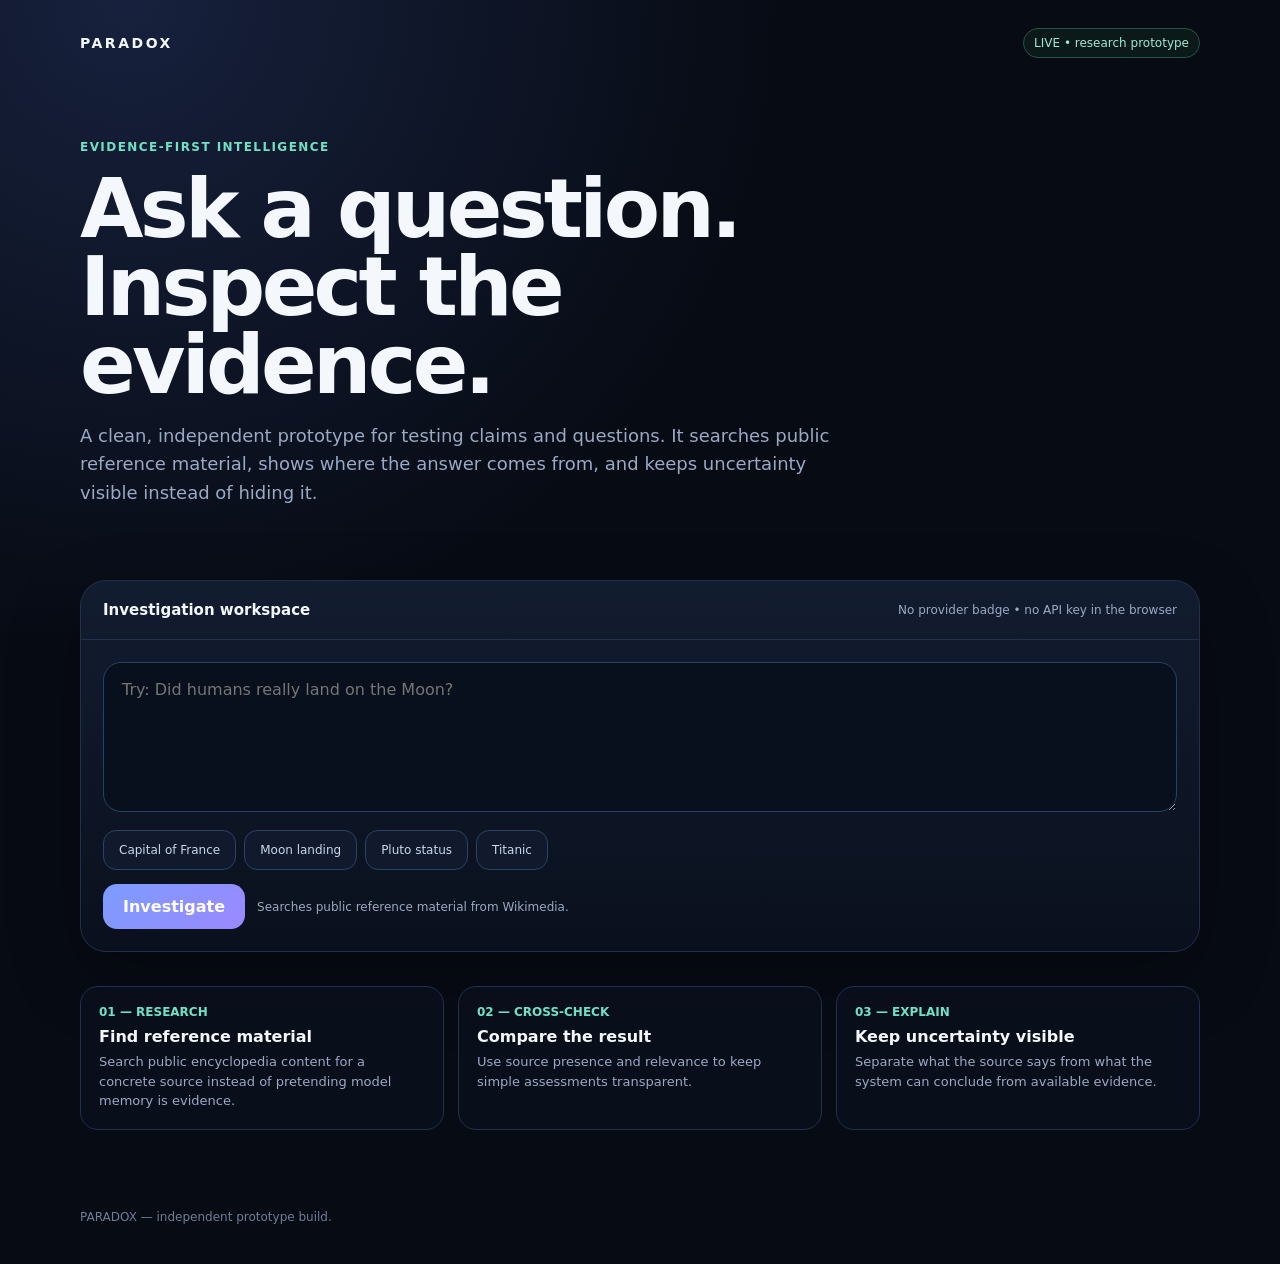
<file: index.html>
<!doctype html>
<html lang="en">
<head>
<meta charset="UTF-8" />
<meta name="viewport" content="width=device-width, initial-scale=1.0" />
<meta name="theme-color" content="#0b1020" />
<title>PARADOX — Evidence-Driven Intelligence</title>
<style>
:root{--line:#20304d;--text:#f4f7fb;--muted:#9aa9c4;--accent:#7c9cff;--accent2:#70e1c5}
*{box-sizing:border-box}html{scroll-behavior:smooth}body{margin:0;background:radial-gradient(circle at 10% 0%,#17213d 0,#070b14 38%,#070b14 100%);font-family:Inter,system-ui,-apple-system,Segoe UI,Roboto,Arial,sans-serif;color:var(--text);min-height:100vh}button,textarea{font:inherit}
.wrap{width:min(1120px,92vw);margin:auto}.top{padding:28px 0 12px;display:flex;justify-content:space-between;align-items:center}.brand{font-weight:800;letter-spacing:.18em;font-size:14px}.status{font-size:12px;color:#9fe8d4;border:1px solid #255448;padding:7px 10px;border-radius:999px;background:#0b1a18}.hero{padding:70px 0 44px}.eyebrow{color:var(--accent2);font-weight:700;letter-spacing:.12em;text-transform:uppercase;font-size:12px}.hero h1{font-size:clamp(44px,7vw,82px);line-height:.95;margin:16px 0 18px;max-width:900px;letter-spacing:-.045em}.hero p{max-width:760px;color:var(--muted);font-size:18px;line-height:1.6;margin:0}.card{margin:28px 0 34px;background:linear-gradient(180deg,rgba(19,29,49,.95),rgba(10,16,29,.97));border:1px solid var(--line);border-radius:26px;box-shadow:0 25px 70px rgba(0,0,0,.3);overflow:hidden}.bar{padding:20px 22px;border-bottom:1px solid var(--line);display:flex;justify-content:space-between;align-items:center;gap:16px}.bar b{font-size:15px}.tiny{font-size:12px;color:var(--muted)}.input{padding:22px}.input textarea{width:100%;min-height:150px;resize:vertical;background:#08101d;color:var(--text);border:1px solid #284065;border-radius:18px;padding:17px 18px;outline:none;transition:.2s}.input textarea:focus{border-color:#688fff;box-shadow:0 0 0 4px rgba(124,156,255,.1)}.controls{display:flex;gap:12px;align-items:center;flex-wrap:wrap;margin-top:14px}.primary{border:0;background:linear-gradient(135deg,#7c9cff,#9b88ff);color:white;padding:13px 20px;border-radius:14px;font-weight:800;cursor:pointer}.secondary{border:1px solid #2b4165;background:#101a2c;color:#cad7ed;padding:12px 15px;border-radius:13px;cursor:pointer}.examples{display:flex;gap:8px;flex-wrap:wrap;margin-top:14px}.example{font-size:12px}.result{display:none;border-top:1px solid var(--line);padding:22px}.grid{display:grid;grid-template-columns:1.1fr .9fr;gap:18px}.panel{background:#0a111f;border:1px solid #1d2a43;border-radius:18px;padding:18px}.classification{font-size:28px;font-weight:800}.meter{height:10px;border-radius:999px;background:#1d2941;overflow:hidden;margin:10px 0 6px}.fill{height:100%;width:0%;background:linear-gradient(90deg,#f0c35c,#70e1c5);transition:width .8s ease}.explain{color:#c2cee0;line-height:1.6}.sources{display:grid;gap:10px}.source{padding:13px;border-radius:13px;background:#0e1829;border:1px solid #1e304e}.source a{color:#a9bdff;text-decoration:none}.source .meta{font-size:11px;color:#8292ad;margin-top:5px}.steps{display:grid;grid-template-columns:repeat(3,1fr);gap:14px;margin:24px 0 60px}.step{padding:18px;border:1px solid var(--line);border-radius:18px;background:rgba(11,17,30,.7)}.num{font-size:12px;color:var(--accent2);font-weight:800}.step h3{margin:8px 0 6px;font-size:16px}.step p{margin:0;color:var(--muted);line-height:1.5;font-size:13px}.footer{padding:20px 0 40px;color:#6f7e97;font-size:12px}.error{color:#f4b6b6}.loading{color:#b8c8ff}@media(max-width:800px){.hero{padding-top:48px}.grid,.steps{grid-template-columns:1fr}.hero h1{font-size:54px}.top{padding-top:20px}.controls button{width:100%}}
</style>
</head>
<body>
<div class="wrap">
<header class="top"><div class="brand">PARADOX</div><div class="status">LIVE • research prototype</div></header>
<section class="hero">
<div class="eyebrow">Evidence-first intelligence</div>
<h1>Ask a question.<br>Inspect the evidence.</h1>
<p>A clean, independent prototype for testing claims and questions. It searches public reference material, shows where the answer comes from, and keeps uncertainty visible instead of hiding it.</p>
</section>
<section class="card">
<div class="bar"><b>Investigation workspace</b><span class="tiny">No provider badge • no API key in the browser</span></div>
<div class="input">
<textarea id="q" placeholder="Try: Did humans really land on the Moon?"></textarea>
<div class="examples">
<button class="secondary example" data-q="What is the capital of France?">Capital of France</button>
<button class="secondary example" data-q="Did humans land on the Moon?">Moon landing</button>
<button class="secondary example" data-q="Is Pluto a planet?">Pluto status</button>
<button class="secondary example" data-q="What caused the Titanic to sink?">Titanic</button>
</div>
<div class="controls"><button class="primary" id="run">Investigate</button><span class="tiny" id="hint">Searches public reference material from Wikimedia.</span></div>
</div>
<div id="result" class="result"><div class="grid"><div class="panel"><div class="tiny">ASSESSMENT</div><div class="classification" id="classification">Uncertain</div><div class="tiny" id="confidenceText">Confidence: —</div><div class="meter"><div class="fill" id="fill"></div></div><p class="explain" id="explain"></p></div><div class="panel"><div class="tiny">EVIDENCE</div><div class="sources" id="sources"></div></div></div></div>
</section>
<div class="steps">
<div class="step"><div class="num">01 — RESEARCH</div><h3>Find reference material</h3><p>Search public encyclopedia content for a concrete source instead of pretending model memory is evidence.</p></div>
<div class="step"><div class="num">02 — CROSS-CHECK</div><h3>Compare the result</h3><p>Use source presence and relevance to keep simple assessments transparent.</p></div>
<div class="step"><div class="num">03 — EXPLAIN</div><h3>Keep uncertainty visible</h3><p>Separate what the source says from what the system can conclude from available evidence.</p></div>
</div>
<div class="footer">PARADOX — independent prototype build.</div>
</div>
<script>
const qEl=document.getElementById('q'),resultEl=document.getElementById('result'),clsEl=document.getElementById('classification'),confEl=document.getElementById('confidenceText'),fillEl=document.getElementById('fill'),expEl=document.getElementById('explain'),sourcesEl=document.getElementById('sources'),hintEl=document.getElementById('hint');
document.querySelectorAll('.example').forEach(b=>b.onclick=()=>{qEl.value=b.dataset.q;qEl.focus()});
function pct(n){return Math.round(n*100)}
function assess(question,pages){
 const q=question.toLowerCase();
 if(!pages.length)return{label:'Uncertain',score:.28,explanation:'No relevant public reference was found. PARADOX does not treat its own internal knowledge as evidence.'};
 const best=pages[0],text=(best.title+' '+(best.description||'')+' '+(best.excerpt||'')).toLowerCase();let score=.56;
 if(q.includes('capital of france')&&/paris/.test(text))score=.97;
 else if(q.includes('moon')&&/apollo 11|moon landing|lunar/.test(text))score=.93;
 else if(q.includes('pluto')&&/dwarf planet/.test(text))score=.91;
 else if(q.includes('titanic')&&/iceberg|sank|sinking/.test(text))score=.88;
 const label=score>=.85?'Supported':score>=.62?'Mostly Supported':'Uncertain';
 return{label,score,explanation:'Assessment is based on the best matching public reference returned by search. Complex claims may require additional independent sources.'};
}
async function investigate(){
 const question=qEl.value.trim();if(!question){qEl.focus();return}
 resultEl.style.display='block';clsEl.textContent='Researching…';confEl.textContent='Searching public evidence';fillEl.style.width='25%';expEl.textContent='';sourcesEl.innerHTML='';hintEl.textContent='Querying Wikimedia…';hintEl.className='tiny loading';
 try{
  const res=await fetch('https://en.wikipedia.org/w/rest.php/v1/search/page?q='+encodeURIComponent(question)+'&limit=5',{headers:{accept:'application/json'}});
  if(!res.ok)throw new Error('Search service returned '+res.status);
  const data=await res.json(),pages=(data.pages||[]).map(p=>({title:p.title||'',description:p.description||'',excerpt:p.excerpt||''})).filter(p=>p.title);
  const a=assess(question,pages);clsEl.textContent=a.label;confEl.textContent='Assessment confidence: '+pct(a.score)+'%';fillEl.style.width=pct(a.score)+'%';expEl.textContent=a.explanation;
  pages.slice(0,4).forEach(p=>{const div=document.createElement('div');div.className='source';const link='https://en.wikipedia.org/wiki/'+encodeURIComponent(p.title.replace(/ /g,'_'));div.innerHTML='<a target="_blank" rel="noopener" href="'+link+'">'+escapeHtml(p.title)+'</a><div class="meta">'+escapeHtml(p.description||p.excerpt||'Public reference material')+'</div>';sourcesEl.appendChild(div)});
  if(!pages.length)sourcesEl.innerHTML='<div class="source"><div class="meta">No public reference returned.</div></div>';
  hintEl.textContent=pages.length?'Evidence loaded from public reference search.':'No reference found; result kept uncertain.';hintEl.className='tiny';
 }catch(e){clsEl.textContent='Unavailable';confEl.textContent='The research request failed';fillEl.style.width='0%';expEl.innerHTML='<span class="error">'+escapeHtml(e.message)+'</span>';sourcesEl.innerHTML='<div class="source"><div class="meta">Try again or check your network connection.</div></div>';hintEl.textContent='Research request failed.';hintEl.className='tiny error'}
}
function escapeHtml(s){return s.replace(/[&<>"']/g,c=>({'&':'&amp;','<':'&lt;','>':'&gt;','"':'&quot;',"'":'&#039;'}[c]))}
document.getElementById('run').onclick=investigate;qEl.addEventListener('keydown',e=>{if((e.ctrlKey||e.metaKey)&&e.key==='Enter')investigate()});
</script>
</body>
</html>
</file>
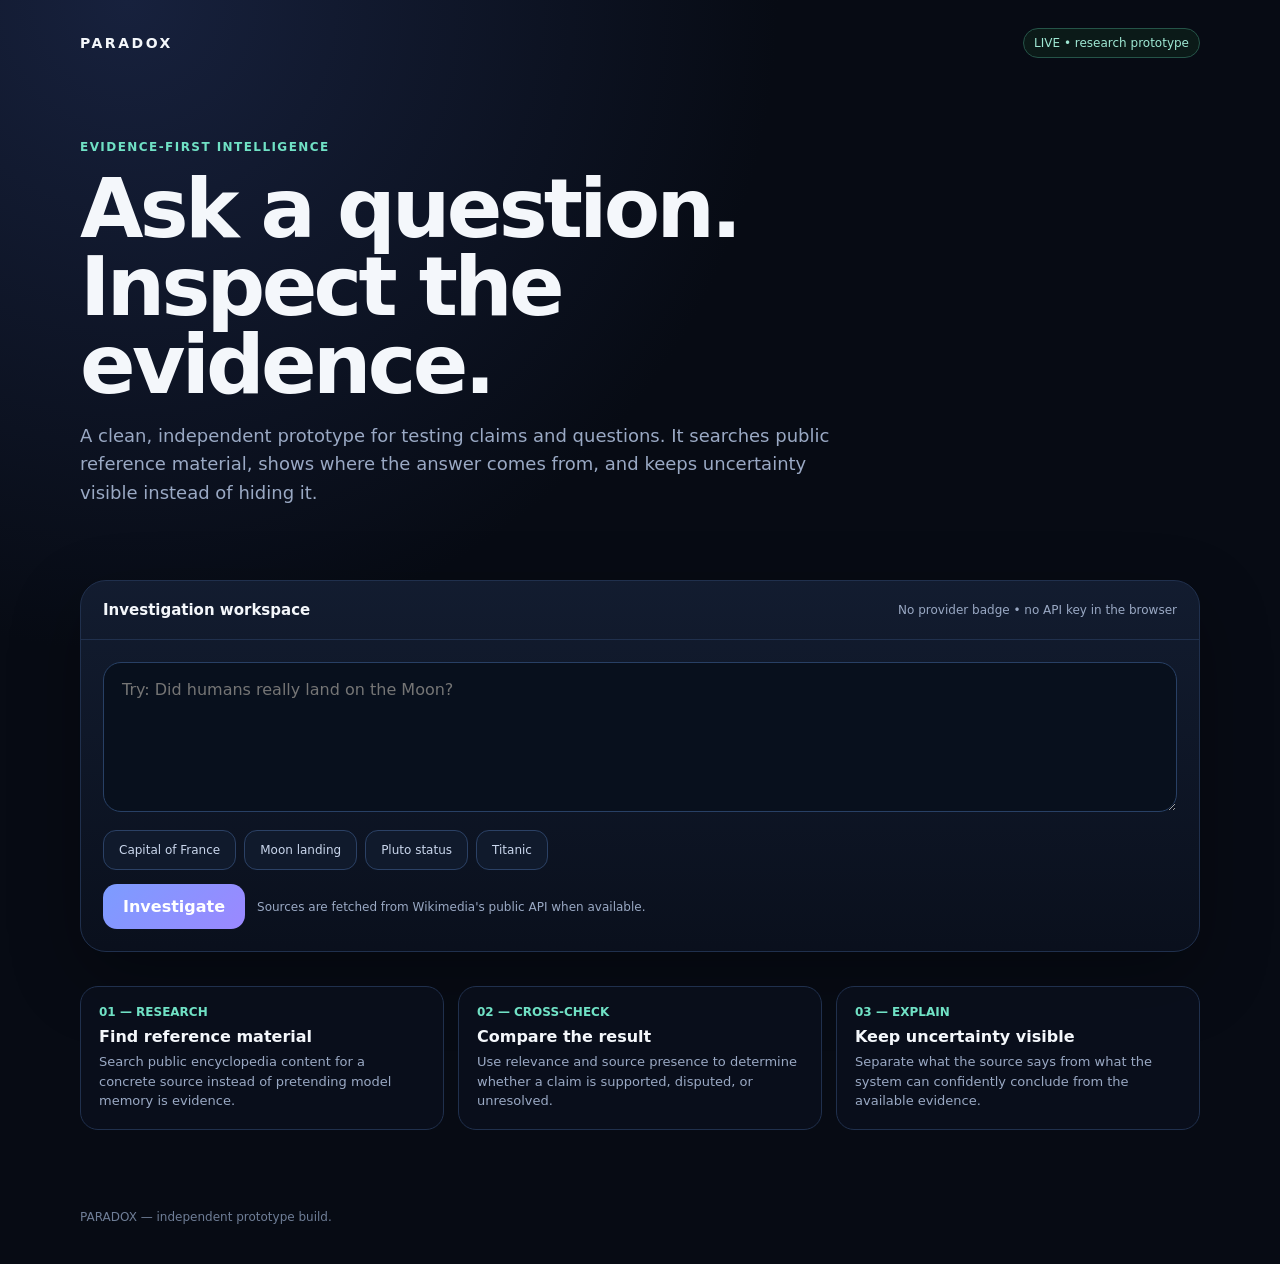
<file: paradox-new/index.html>
<!doctype html>
<html lang="en">
<head>
<meta charset="UTF-8" />
<meta name="viewport" content="width=device-width, initial-scale=1.0" />
<meta name="theme-color" content="#0b1020" />
<title>PARADOX — Evidence-Driven Intelligence</title>
<style>
:root{--bg:#070b14;--panel:#0d1424;--line:#20304d;--text:#f4f7fb;--muted:#9aa9c4;--accent:#7c9cff;--accent2:#70e1c5}
*{box-sizing:border-box}html{scroll-behavior:smooth}body{margin:0;background:radial-gradient(circle at 10% 0%,#17213d 0,#070b14 38%,#070b14 100%);font-family:Inter,system-ui,-apple-system,Segoe UI,Roboto,Arial,sans-serif;color:var(--text);min-height:100vh}button,textarea{font:inherit}
.wrap{width:min(1120px,92vw);margin:auto}.top{padding:28px 0 12px;display:flex;justify-content:space-between;align-items:center}.brand{font-weight:800;letter-spacing:.18em;font-size:14px}.status{font-size:12px;color:#9fe8d4;border:1px solid #255448;padding:7px 10px;border-radius:999px;background:#0b1a18}.hero{padding:70px 0 44px}.eyebrow{color:var(--accent2);font-weight:700;letter-spacing:.12em;text-transform:uppercase;font-size:12px}.hero h1{font-size:clamp(44px,7vw,82px);line-height:.95;margin:16px 0 18px;max-width:900px;letter-spacing:-.045em}.hero p{max-width:760px;color:var(--muted);font-size:18px;line-height:1.6;margin:0}.card{margin:28px 0 34px;background:linear-gradient(180deg,rgba(19,29,49,.95),rgba(10,16,29,.97));border:1px solid var(--line);border-radius:26px;box-shadow:0 25px 70px rgba(0,0,0,.3);overflow:hidden}.bar{padding:20px 22px;border-bottom:1px solid var(--line);display:flex;justify-content:space-between;align-items:center;gap:16px}.bar b{font-size:15px}.tiny{font-size:12px;color:var(--muted)}.input{padding:22px}.input textarea{width:100%;min-height:150px;resize:vertical;background:#08101d;color:var(--text);border:1px solid #284065;border-radius:18px;padding:17px 18px;outline:none;transition:.2s}.input textarea:focus{border-color:#688fff;box-shadow:0 0 0 4px rgba(124,156,255,.1)}.controls{display:flex;gap:12px;align-items:center;flex-wrap:wrap;margin-top:14px}.primary{border:0;background:linear-gradient(135deg,#7c9cff,#9b88ff);color:white;padding:13px 20px;border-radius:14px;font-weight:800;cursor:pointer}.secondary{border:1px solid #2b4165;background:#101a2c;color:#cad7ed;padding:12px 15px;border-radius:13px;cursor:pointer}.examples{display:flex;gap:8px;flex-wrap:wrap;margin-top:14px}.example{font-size:12px}.result{display:none;border-top:1px solid var(--line);padding:22px}.grid{display:grid;grid-template-columns:1.1fr .9fr;gap:18px}.panel{background:#0a111f;border:1px solid #1d2a43;border-radius:18px;padding:18px}.classification{font-size:28px;font-weight:800}.meter{height:10px;border-radius:999px;background:#1d2941;overflow:hidden;margin:10px 0 6px}.fill{height:100%;width:0%;background:linear-gradient(90deg,#f0c35c,#70e1c5);transition:width .8s ease}.explain{color:#c2cee0;line-height:1.6}.sources{display:grid;gap:10px}.source{padding:13px;border-radius:13px;background:#0e1829;border:1px solid #1e304e}.source a{color:#a9bdff;text-decoration:none}.source .meta{font-size:11px;color:#8292ad;margin-top:5px}.steps{display:grid;grid-template-columns:repeat(3,1fr);gap:14px;margin:24px 0 60px}.step{padding:18px;border:1px solid var(--line);border-radius:18px;background:rgba(11,17,30,.7)}.num{font-size:12px;color:var(--accent2);font-weight:800}.step h3{margin:8px 0 6px;font-size:16px}.step p{margin:0;color:var(--muted);line-height:1.5;font-size:13px}.footer{padding:20px 0 40px;color:#6f7e97;font-size:12px}.error{color:#f4b6b6}.loading{color:#b8c8ff}@media(max-width:800px){.hero{padding-top:48px}.grid,.steps{grid-template-columns:1fr}.hero h1{font-size:54px}.top{padding-top:20px}.controls button{width:100%}}
</style>
</head>
<body>
<div class="wrap">
<header class="top"><div class="brand">PARADOX</div><div class="status">LIVE • research prototype</div></header>
<section class="hero">
<div class="eyebrow">Evidence-first intelligence</div>
<h1>Ask a question.<br>Inspect the evidence.</h1>
<p>A clean, independent prototype for testing claims and questions. It searches public reference material, shows where the answer comes from, and keeps uncertainty visible instead of hiding it.</p>
</section>

<section class="card">
<div class="bar"><b>Investigation workspace</b><span class="tiny">No provider badge • no API key in the browser</span></div>
<div class="input">
<textarea id="q" placeholder="Try: Did humans really land on the Moon?"></textarea>
<div class="examples">
<button class="secondary example" data-q="What is the capital of France?">Capital of France</button>
<button class="secondary example" data-q="Did humans land on the Moon?">Moon landing</button>
<button class="secondary example" data-q="Is Pluto a planet?">Pluto status</button>
<button class="secondary example" data-q="What caused the Titanic to sink?">Titanic</button>
</div>
<div class="controls">
<button class="primary" id="run">Investigate</button>
<span class="tiny" id="hint">Sources are fetched from Wikimedia's public API when available.</span>
</div>
</div>
<div id="result" class="result">
<div class="grid">
<div class="panel">
<div class="tiny">ASSESSMENT</div>
<div class="classification" id="classification">Uncertain</div>
<div class="tiny" id="confidenceText">Confidence: —</div>
<div class="meter"><div class="fill" id="fill"></div></div>
<p class="explain" id="explain"></p>
</div>
<div class="panel">
<div class="tiny">EVIDENCE</div>
<div class="sources" id="sources"></div>
</div>
</div>
</div>
</section>

<div class="steps">
<div class="step"><div class="num">01 — RESEARCH</div><h3>Find reference material</h3><p>Search public encyclopedia content for a concrete source instead of pretending model memory is evidence.</p></div>
<div class="step"><div class="num">02 — CROSS-CHECK</div><h3>Compare the result</h3><p>Use relevance and source presence to determine whether a claim is supported, disputed, or unresolved.</p></div>
<div class="step"><div class="num">03 — EXPLAIN</div><h3>Keep uncertainty visible</h3><p>Separate what the source says from what the system can confidently conclude from the available evidence.</p></div>
</div>
<div class="footer">PARADOX — independent prototype build.</div>
</div>

<script>
const qEl=document.getElementById('q'), resultEl=document.getElementById('result'), clsEl=document.getElementById('classification'), confEl=document.getElementById('confidenceText'), fillEl=document.getElementById('fill'), expEl=document.getElementById('explain'), sourcesEl=document.getElementById('sources'), hintEl=document.getElementById('hint');
document.querySelectorAll('.example').forEach(b=>b.onclick=()=>{qEl.value=b.dataset.q;qEl.focus()});
function pct(n){return Math.round(n*100);}
function assess(question,pages){
 const q=question.toLowerCase();
 if(!pages.length)return{label:'Uncertain',score:.28,explanation:'No relevant public reference was found. PARADOX is not treating its own internal knowledge as evidence.'};
 const best=pages[0], text=(best.title+' '+(best.description||'')+' '+(best.excerpt||'')).toLowerCase(); let score=.56;
 if(q.includes('capital of france')&&/paris/.test(text))score=.97;
 else if(q.includes('moon')&&/apollo 11|moon landing|lunar/.test(text))score=.93;
 else if(q.includes('pluto')&&/dwarf planet/.test(text))score=.91;
 else if(q.includes('titanic')&&/iceberg|sank|sinking/.test(text))score=.88;
 else if(q.includes('earth')&&/solar system|sun/.test(text))score=.82;
 const label=score>=.85?'Supported':score>=.62?'Mostly Supported':'Uncertain';
 return{label,score,explanation:'The assessment is based on the best matching public reference returned by the search. This prototype does not claim that one snippet proves a complex claim; additional independent sources may be needed.'};
}
async function investigate(){
 const question=qEl.value.trim(); if(!question){qEl.focus();return;}
 resultEl.style.display='block';clsEl.textContent='Researching…';confEl.textContent='Searching public evidence';fillEl.style.width='25%';expEl.textContent='';sourcesEl.innerHTML='';hintEl.textContent='Querying Wikimedia…';hintEl.className='tiny loading';
 try{
  const url='https://en.wikipedia.org/w/rest.php/v1/search/page?q='+encodeURIComponent(question)+'&limit=5';
  const res=await fetch(url,{headers:{accept:'application/json'}}); if(!res.ok)throw new Error('Search service returned '+res.status);
  const data=await res.json(); const pages=(data.pages||[]).map(p=>({title:p.title||'',description:p.description||'',excerpt:p.excerpt||'',key:p.key||''})).filter(p=>p.title);
  fillEl.style.width='68%'; const a=assess(question,pages); clsEl.textContent=a.label;confEl.textContent='Assessment confidence: '+pct(a.score)+'%';fillEl.style.width=pct(a.score)+'%';expEl.textContent=a.explanation;
  pages.slice(0,4).forEach(p=>{const div=document.createElement('div');div.className='source';const link='https://en.wikipedia.org/wiki/'+encodeURIComponent(p.title.replace(/ /g,'_'));div.innerHTML='<a target="_blank" rel="noopener" href="'+link+'">'+escapeHtml(p.title)+'</a><div class="meta">'+escapeHtml(p.description||p.excerpt||'Public reference material')+'</div>';sourcesEl.appendChild(div);});
  if(!pages.length)sourcesEl.innerHTML='<div class="source"><div class="meta">No public reference returned for this query.</div></div>';
  hintEl.textContent=pages.length?'Evidence loaded from public reference search.':'No reference found; result kept uncertain.'; hintEl.className='tiny';
 }catch(e){clsEl.textContent='Unavailable';confEl.textContent='The research request failed';fillEl.style.width='0%';expEl.innerHTML='<span class="error">'+escapeHtml(e.message)+'</span>';sourcesEl.innerHTML='<div class="source"><div class="meta">Try again or check your network connection.</div></div>';hintEl.textContent='Research request failed.';hintEl.className='tiny error';}
}
function escapeHtml(s){return s.replace(/[&<>"']/g,c=>({'&':'&amp;','<':'&lt;','>':'&gt;','"':'&quot;',"'":'&#039;'}[c]));}
document.getElementById('run').onclick=investigate;qEl.addEventListener('keydown',e=>{if((e.ctrlKey||e.metaKey)&&e.key==='Enter')investigate()});
</script>
</body>
</html>
</file>
